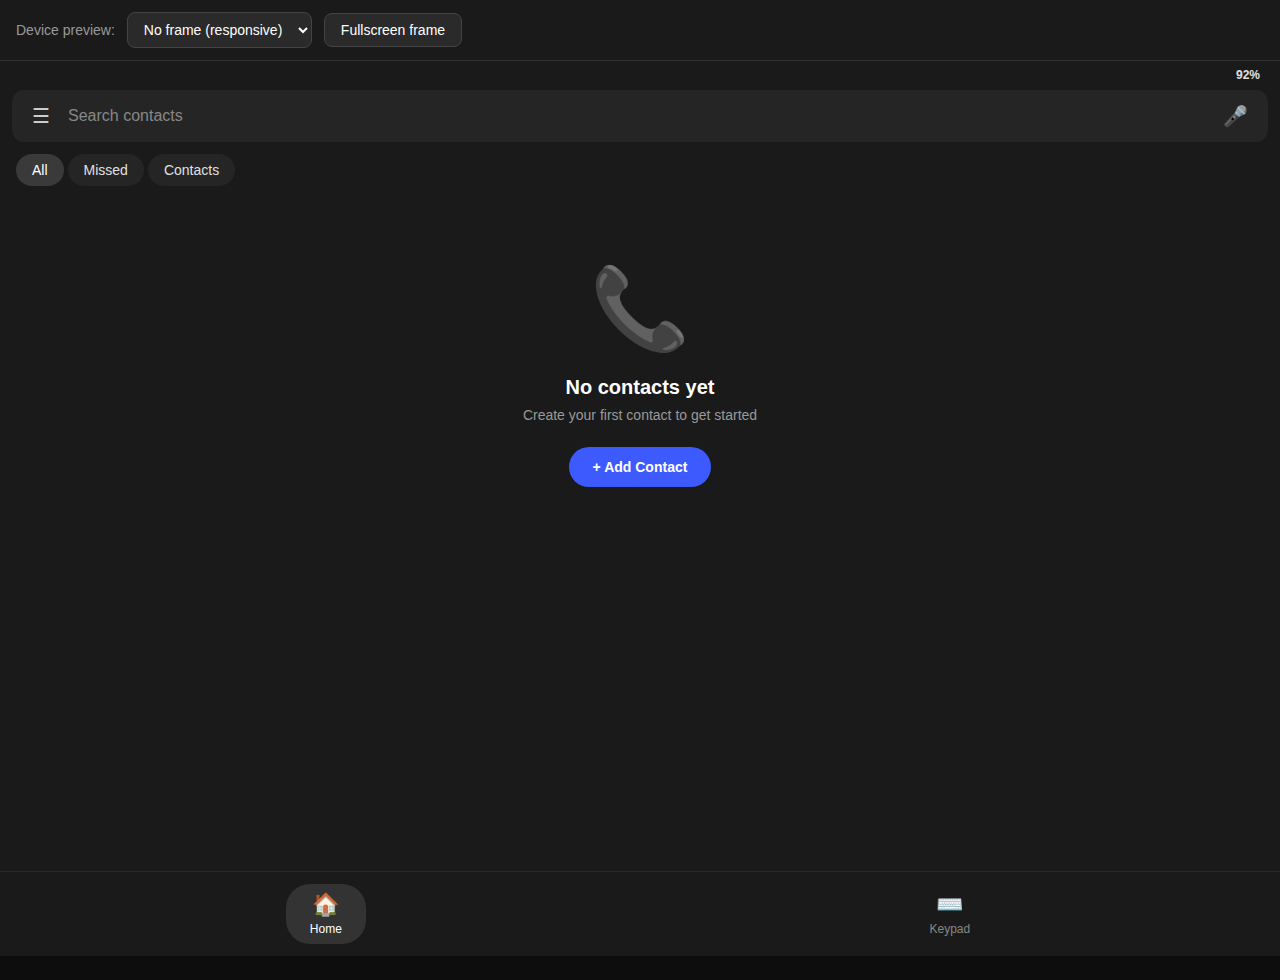
<file: index.html>
<!DOCTYPE html>
<html lang="en">
<head>
  <meta charset="UTF-8">
  <meta name="viewport" content="width=device-width, initial-scale=1.0, maximum-scale=1.0, user-scalable=no">
  <meta name="theme-color" content="#1a1a1a">
  <meta name="apple-mobile-web-app-capable" content="yes">
  <meta name="apple-mobile-web-app-status-bar-style" content="black-translucent">
  <title>Contacts & Calls</title>
  <link rel="stylesheet" href="styles.css">
  <link rel="manifest" href="manifest.json">
</head>
<body>
  <!-- Device frame & viewport selector (desktop) -->
  <div id="device-toolbar" class="device-toolbar">
    <label>Device preview:</label>
    <select id="device-select">
      <option value="none">No frame (responsive)</option>
      <option value="iphone14">iPhone 14</option>
      <option value="iphone14pro">iPhone 14 Pro</option>
      <option value="iphoneSE">iPhone SE</option>
      <option value="pixel7">Pixel 7</option>
      <option value="samsungS23">Samsung S23</option>
      <option value="oppo">Oppo / OnePlus</option>
      <option value="small">Small (320px)</option>
      <option value="medium">Medium (375px)</option>
      <option value="large">Large (414px)</option>
    </select>
    <button id="fullscreen-btn" type="button">Fullscreen frame</button>
  </div>

  <div id="device-frame" class="device-frame" data-device="none">
    <div class="device-screen">
      <!-- Status bar -->
      <header class="status-bar">
        <span class="status-battery">92%</span>
      </header>

      <!-- Search bar -->
      <div class="search-bar">
        <button type="button" class="icon-btn menu-btn" aria-label="Menu">☰</button>
        <input type="search" placeholder="Search contacts" class="search-input" aria-label="Search contacts">
        <button type="button" class="icon-btn voice-demo-btn" aria-label="Voice demo">🎤</button>
      </div>

      <!-- Sidebar menu (hidden by default) -->
      <div id="sidebar-menu" class="sidebar-menu hidden">
        <div class="sidebar-header">
          <h2>Menu</h2>
          <button type="button" class="close-sidebar-btn" aria-label="Close menu">✕</button>
        </div>
        <nav class="sidebar-nav">
          <button type="button" class="sidebar-item" data-menu="calls-history">
            <span class="menu-icon">📞</span>
            <span>Call History</span>
          </button>
          <button type="button" class="sidebar-item" data-menu="contacts">
            <span class="menu-icon">👥</span>
            <span>Contacts</span>
          </button>
          <button type="button" class="sidebar-item" data-menu="settings">
            <span class="menu-icon">⚙️</span>
            <span>Settings</span>
          </button>
          <button type="button" class="sidebar-item" data-menu="help">
            <span class="menu-icon">❓</span>
            <span>Help & How to Use</span>
          </button>
          <button type="button" class="sidebar-item" data-menu="feedback">
            <span class="menu-icon">💬</span>
            <span>Feedback</span>
          </button>
        </nav>
      </div>

      <!-- Sidebar overlay -->
      <div id="sidebar-overlay" class="sidebar-overlay hidden"></div>

      <!-- Tabs -->
      <nav class="tabs">
        <button type="button" class="tab active" data-tab="all">All</button>
        <button type="button" class="tab" data-tab="missed">Missed</button>
        <button type="button" class="tab" data-tab="contacts">Contacts</button>
      </nav>

      <!-- Main content -->
      <main class="main-content">
        <!-- Empty state -->
        <div id="empty-state" class="empty-state">
          <div class="empty-icon">📞</div>
          <h2>No contacts yet</h2>
          <p>Create your first contact to get started</p>
          <button type="button" class="btn-primary" id="create-contact-btn">+ Add Contact</button>
        </div>

        <!-- Call logs container -->
        <ul class="call-list" id="call-list"></ul>
      </main>

      <!-- Call screen (hidden by default) -->
      <div id="call-screen" class="call-screen hidden">
        <div class="call-screen-content">
          <button type="button" class="close-call-btn" aria-label="Close">✕</button>
          <div class="call-avatar-large"><span id="call-avatar-text">👤</span></div>
          <h1 id="call-name-display">Loading...</h1>
          <div id="call-duration" class="call-duration">00:00</div>
          <div class="call-actions">
            <button type="button" class="call-action-btn mute-btn" title="Mute (say 'mute')" aria-label="Mute">🔊</button>
            <button type="button" class="call-action-btn speaker-btn" title="Speaker (say 'speaker')" aria-label="Speaker">📢</button>
            <button type="button" class="call-action-btn end-btn" title="End (say 'end')" aria-label="End call">📵</button>
          </div>
          <div class="voice-hint">Say "mute", "speaker", "end", "volume up", or "volume down"</div>
        </div>
      </div>

      <!-- Contact modal (hidden by default) -->
      <div id="contact-modal" class="modal hidden">
        <div class="modal-content">
          <div class="modal-header">
            <h2>New Contact</h2>
            <button type="button" class="close-btn" aria-label="Close">✕</button>
          </div>
          <form id="contact-form" class="contact-form">
            <div class="form-group">
              <label>Name *</label>
              <input type="text" id="contact-name" placeholder="Enter name" required>
            </div>
            <div class="form-group">
              <label>Phone *</label>
              <input type="tel" id="contact-phone" placeholder="Enter phone number" required>
            </div>
            <button type="submit" class="btn-primary">Create Contact</button>
          </form>
        </div>
      </div>

      <!-- Voice Demo Modal -->
      <div id="voice-demo-modal" class="modal hidden">
        <div class="modal-content">
          <div class="modal-header">
            <h2>🎤 Voice Control Guide</h2>
            <button type="button" class="close-btn" aria-label="Close">✕</button>
          </div>
          <div class="help-content">
            <h3>How to Use Voice Commands</h3>
            <p>Make sure your browser has microphone permission enabled.</p>
            
            <h4>📞 During an Active Call</h4>
            <ul>
              <li><strong>Say "mute"</strong> → Toggle microphone on/off</li>
              <li><strong>Say "speaker"</strong> → Toggle speaker phone</li>
              <li><strong>Say "end"</strong> or <strong>"hang up"</strong> → End the call</li>
              <li><strong>Say "volume up"</strong> → Increase volume</li>
              <li><strong>Say "volume down"</strong> → Decrease volume</li>
            </ul>

            <h4>📱 For Incoming Calls</h4>
            <ul>
              <li><strong>Say "answer"</strong> or <strong>"accept"</strong> → Accept the call</li>
              <li><strong>Say "reject"</strong> or <strong>"decline"</strong> → Reject the call</li>
            </ul>

            <h4>✅ Tips for Best Results</h4>
            <ul>
              <li>Speak clearly and naturally</li>
              <li>Use one command at a time</li>
              <li>Commands work during calls</li>
              <li>Allow microphone access when browser asks</li>
            </ul>

            <button type="button" class="btn-primary test-voice-btn">🎤 Test Microphone</button>
          </div>
        </div>
      </div>

      <!-- Help & How to Use Modal -->
      <div id="help-modal" class="modal hidden">
        <div class="modal-content">
          <div class="modal-header">
            <h2>❓ Help & How to Use</h2>
            <button type="button" class="close-btn" aria-label="Close">✕</button>
          </div>
          <div class="help-content">
            <h3>Getting Started</h3>

            <h4>1️⃣ Create a Contact</h4>
            <p>Tap the <strong>➕</strong> button in the top right to create a new contact. Enter the name and phone number.</p>

            <h4>2️⃣ Make a Call</h4>
            <p>Go to the <strong>Contacts</strong> tab and tap on any contact to start a call. The call screen will show.</p>

            <h4>3️⃣ Control Your Call</h4>
            <p>Use the buttons or voice commands to control your call. The timer shows how long you've been on the call.</p>

            <h4>4️⃣ View Call History</h4>
            <p>Go to the <strong>All</strong> tab to see all your past calls with timestamps and durations.</p>

            <h4>5️⃣ Delete a Contact</h4>
            <p>Swipe left on a contact in the Contacts tab, or tap the delete button if available.</p>

            <h3>Features</h3>
            <ul>
              <li>📞 <strong>Call History</strong> - All calls logged automatically</li>
              <li>🎤 <strong>Voice Control</strong> - Hands-free call management</li>
              <li>👥 <strong>Contact Management</strong> - Create, view, and delete contacts</li>
              <li>🔍 <strong>Search</strong> - Find contacts quickly</li>
              <li>💾 <strong>Local Storage</strong> - Data saved on your device</li>
            </ul>

            <h3>Data Storage</h3>
            <p>All your contacts and call history are stored on your device using browser storage. Your data is private and never sent to any server.</p>

            <button type="button" class="btn-primary" id="close-help-btn">Got It!</button>
          </div>
        </div>
      </div>

      <!-- Settings Modal -->
      <div id="settings-modal" class="modal hidden">
        <div class="modal-content">
          <div class="modal-header">
            <h2>⚙️ Settings</h2>
            <button type="button" class="close-btn" aria-label="Close">✕</button>
          </div>
          <div class="help-content">
            <h3>App Settings</h3>

            <div class="setting-item">
              <label>
                <input type="checkbox" id="voice-enabled" checked>
                <span>Enable Voice Commands</span>
              </label>
            </div>

            <div class="setting-item">
              <label>
                <input type="checkbox" id="notifications-enabled" checked>
                <span>Enable Notifications</span>
              </label>
            </div>

            <h3>Data Management</h3>
            <p>You have <strong id="contact-count">0</strong> contacts and <strong id="call-count">0</strong> call logs.</p>

            <button type="button" class="btn-danger" id="clear-all-btn">🗑️ Clear All Data</button>

            <h3>About</h3>
            <p>Contact Calls App v2.0</p>
            <p>A modern contact and call history application with voice control.</p>

            <button type="button" class="btn-primary" id="close-settings-btn">Done</button>
          </div>
        </div>
      </div>

      <!-- Feedback Modal -->
      <div id="feedback-modal" class="modal hidden">
        <div class="modal-content">
          <div class="modal-header">
            <h2>💬 Send Feedback</h2>
            <button type="button" class="close-btn" aria-label="Close">✕</button>
          </div>
          <form id="feedback-form" class="contact-form">
            <div class="form-group">
              <label>Feedback Type</label>
              <select id="feedback-type" required>
                <option value="">-- Select --</option>
                <option value="bug">Bug Report</option>
                <option value="feature">Feature Request</option>
                <option value="improvement">Improvement</option>
                <option value="other">Other</option>
              </select>
            </div>
            <div class="form-group">
              <label>Message *</label>
              <textarea id="feedback-message" placeholder="Tell us what you think..." required rows="5"></textarea>
            </div>
            <p style="font-size: 12px; color: #888;">Note: Feedback is saved locally and not sent anywhere.</p>
            <button type="submit" class="btn-primary">Submit Feedback</button>
          </form>
        </div>
      </div>

      <!-- Incoming call modal (hidden by default) -->
      <div id="incoming-call-modal" class="modal incoming-call hidden">
        <div class="incoming-call-content">
          <div class="incoming-avatar"><span id="incoming-avatar-text">👤</span></div>
          <h2 id="incoming-name">Incoming Call</h2>
          <div class="incoming-actions">
            <button type="button" class="action-reject" title="Reject (say 'reject')">📵</button>
            <button type="button" class="action-accept" title="Answer (say 'answer')">💚</button>
          </div>
          <div class="voice-hint">Say "answer" or "reject"</div>
        </div>
      </div>

      <!-- Bottom nav -->
      <nav class="bottom-nav">
        <a href="#" class="nav-item active">
          <span class="nav-icon">🏠</span>
          <span class="nav-label">Home</span>
        </a>
        <a href="#keypad" class="nav-item">
          <span class="nav-icon">⌨️</span>
          <span class="nav-label">Keypad</span>
        </a>
      </nav>
    </div>
  </div>

  <script src="https://code.jquery.com/jquery-3.7.1.min.js" integrity="sha256-/JqT3SQfawRcv/BIHPThkBvs0OEvtFFmqPF/lYI/Cxo=" crossorigin="anonymous"></script>
  <script src="app.js"></script>
</body>
</html>
</file>
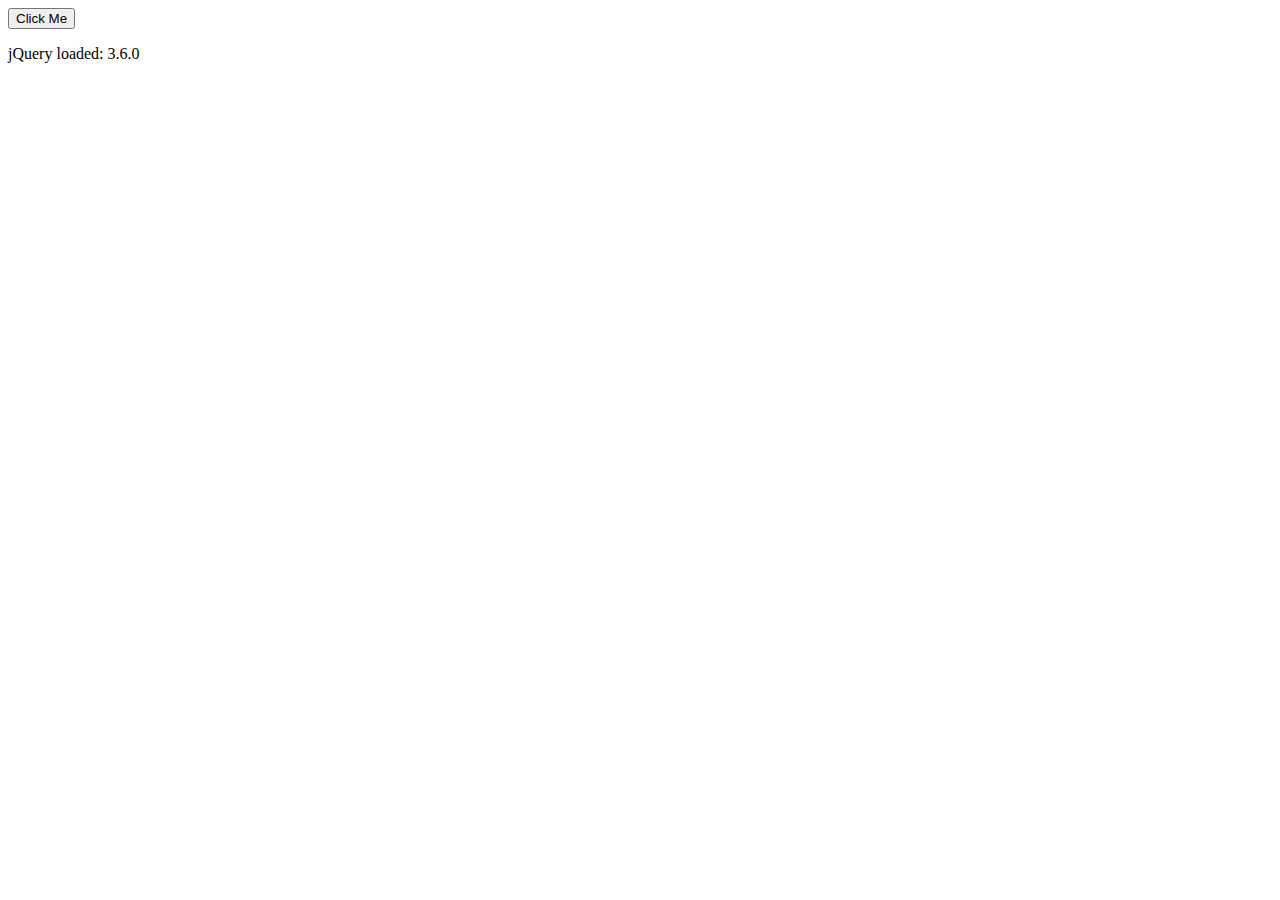
<file: test.html>
<!DOCTYPE html>
<html>
<head>
  <title>jQuery Test</title>
</head>
<body>
  <button id="test-btn">Click Me</button>
  <p id="output">jQuery loaded: </p>

  <script src="https://code.jquery.com/jquery-3.7.1.min.js"></script>
  <script>
    console.log('jQuery version:', jQuery ? jQuery.fn.jquery : 'NOT LOADED');
    document.getElementById('output').textContent = 'jQuery loaded: ' + (typeof jQuery !== 'undefined' ? jQuery.fn.jquery : 'NO');
    
    $(document).ready(function() {
      console.log('Document ready fired');
      $('#test-btn').on('click', function() {
        alert('Button clicked!');
      });
    });
  </script>
</body>
</html>
</file>
<file: styles.css>
/* Reset & base */
*, *::before, *::after { box-sizing: border-box; }
html { -webkit-text-size-adjust: 100%; }
body {
  margin: 0;
  font-family: -apple-system, BlinkMacSystemFont, "Segoe UI", Roboto, "Helvetica Neue", Arial, sans-serif;
  background: #0d0d0d;
  color: #e0e0e0;
  min-height: 100vh;
  padding: 0;
}

/* Device toolbar (desktop) */
.device-toolbar {
  position: fixed;
  top: 0;
  left: 0;
  right: 0;
  z-index: 1000;
  display: flex;
  align-items: center;
  gap: 12px;
  padding: 12px 16px;
  background: #1a1a1a;
  border-bottom: 1px solid #333;
}
.device-toolbar label { font-size: 14px; color: #999; }
.device-toolbar select {
  padding: 8px 12px;
  border-radius: 8px;
  border: 1px solid #444;
  background: #2a2a2a;
  color: #fff;
  font-size: 14px;
  min-width: 180px;
}
.device-toolbar button {
  padding: 8px 16px;
  border-radius: 8px;
  border: 1px solid #444;
  background: #2a2a2a;
  color: #fff;
  font-size: 14px;
  cursor: pointer;
}
.device-toolbar button:hover { background: #333; }

/* Device frame wrapper */
.device-frame {
  margin: 0 auto;
  padding-top: 56px; /* space for toolbar */
  min-height: 100vh;
  display: flex;
  justify-content: center;
  align-items: flex-start;
  padding-bottom: 24px;
}
.device-frame[data-device="none"] .device-screen {
  max-width: 100%;
  min-height: 100vh;
  border-radius: 0;
  box-shadow: none;
}

/* Device screen (inner content) */
.device-screen {
  width: 100%;
  max-width: 430px;
  min-height: 700px;
  background: #1a1a1a;
  position: relative;
  overflow: hidden;
  display: flex;
  flex-direction: column;
}

/* Device frames with bezel */
.device-frame[data-device="iphone14"] .device-screen,
.device-frame[data-device="iphone14pro"] .device-screen,
.device-frame[data-device="iphoneSE"] .device-screen,
.device-frame[data-device="pixel7"] .device-screen,
.device-frame[data-device="samsungS23"] .device-screen,
.device-frame[data-device="oppo"] .device-screen,
.device-frame[data-device="small"] .device-screen,
.device-frame[data-device="medium"] .device-screen,
.device-frame[data-device="large"] .device-screen {
  border-radius: 40px;
  box-shadow: 0 0 0 3px #333, 0 0 0 12px #1a1a1a, 0 24px 48px rgba(0,0,0,0.5);
}

.device-frame[data-device="iphone14"] .device-screen { width: 390px; max-width: 390px; }
.device-frame[data-device="iphone14pro"] .device-screen { width: 393px; max-width: 393px; }
.device-frame[data-device="iphoneSE"] .device-screen { width: 375px; max-width: 375px; }
.device-frame[data-device="pixel7"] .device-screen { width: 412px; max-width: 412px; border-radius: 32px; }
.device-frame[data-device="samsungS23"] .device-screen { width: 360px; max-width: 360px; border-radius: 36px; }
.device-frame[data-device="oppo"] .device-screen { width: 394px; max-width: 394px; border-radius: 36px; }
.device-frame[data-device="small"] .device-screen { width: 320px; max-width: 320px; min-height: 568px; border-radius: 24px; }
.device-frame[data-device="medium"] .device-screen { width: 375px; max-width: 375px; }
.device-frame[data-device="large"] .device-screen { width: 414px; max-width: 414px; }

/* Fullscreen frame mode */
.device-frame.fullscreen {
  position: fixed;
  inset: 0;
  z-index: 999;
  padding-top: 0;
  background: #000;
  align-items: center;
  justify-content: center;
}
.device-frame.fullscreen .device-screen {
  border-radius: 40px;
  max-height: 95vh;
  overflow: hidden;
}

/* Hide toolbar when fullscreen or on small viewport */
@media (max-width: 600px) {
  .device-toolbar {
    flex-wrap: wrap;
    gap: 8px;
  }
  .device-toolbar select { min-width: 140px; }
}

/* Status bar */
.status-bar {
  display: flex;
  justify-content: flex-end;
  align-items: center;
  padding: 12px 20px 8px;
  font-size: 15px;
  font-weight: 600;
  flex-shrink: 0;
}
.status-right {
  display: none;
}
.status-network { display: none; }
.status-wifi { display: none; }
.status-cell { display: none; }
.status-battery { font-size: 12px; }

/* Search bar */
.search-bar {
  display: flex;
  align-items: center;
  gap: 12px;
  padding: 12px 16px;
  background: #252525;
  margin: 0 12px;
  border-radius: 12px;
  flex-shrink: 0;
}
.icon-btn {
  background: none;
  border: none;
  color: #ccc;
  font-size: 20px;
  padding: 4px;
  cursor: pointer;
  line-height: 1;
}
.search-input {
  flex: 1;
  border: none;
  background: transparent;
  color: #fff;
  font-size: 16px;
  outline: none;
}
.search-input::placeholder { color: #888; }

/* Tabs */
.tabs {
  display: flex;
  gap: 4px;
  padding: 12px 16px 8px;
  overflow-x: auto;
  flex-shrink: 0;
  -webkit-overflow-scrolling: touch;
}
.tabs::-webkit-scrollbar { height: 0; }
.tab {
  padding: 8px 16px;
  border: none;
  border-radius: 20px;
  background: #252525;
  color: #e0e0e0;
  font-size: 14px;
  white-space: nowrap;
  cursor: pointer;
}
.tab.active {
  background: #3a3a3a;
  color: #fff;
}

/* Main content */
.main-content {
  flex: 1;
  overflow-y: auto;
  padding: 8px 16px 80px;
  -webkit-overflow-scrolling: touch;
  display: flex;
  flex-direction: column;
}

.main-content.hidden {
  display: none;
}

.section-header {
  display: flex;
  justify-content: space-between;
  align-items: center;
  margin-bottom: 12px;
}
.section-title {
  margin: 0;
  font-size: 16px;
  font-weight: 600;
  color: #e0e0e0;
}
.section-title .chevron { font-size: 10px; color: #888; }
.text-btn {
  background: none;
  border: none;
  color: #8ab4f8;
  font-size: 14px;
  cursor: pointer;
}
.period-title {
  margin: 12px 0 8px;
  font-size: 14px;
  font-weight: 600;
  color: #999;
}

/* Call list */
.call-list {
  list-style: none;
  margin: 0;
  padding: 0;
}
.call-card {
  display: flex;
  align-items: flex-start;
  gap: 12px;
  padding: 14px 12px;
  background: #252525;
  border-radius: 12px;
  margin-bottom: 8px;
}
.call-avatar {
  width: 48px;
  height: 48px;
  border-radius: 50%;
  overflow: hidden;
  flex-shrink: 0;
  background: #333;
  display: flex;
  align-items: center;
  justify-content: center;
}
.call-avatar img {
  width: 100%;
  height: 100%;
  object-fit: cover;
}
.avatar-placeholder { font-size: 24px; }
.call-info { flex: 1; min-width: 0; }
.call-name {
  font-size: 16px;
  font-weight: 600;
  color: #fff;
  margin-bottom: 4px;
}
.badge-count { color: #888; font-weight: 400; }
.badge-hd {
  font-size: 10px;
  background: #3d5afe;
  color: #fff;
  padding: 2px 6px;
  border-radius: 4px;
  margin-left: 4px;
}
.call-meta {
  font-size: 13px;
  color: #999;
  margin-bottom: 8px;
}
.action-btn {
  display: inline-flex;
  align-items: center;
  gap: 4px;
  padding: 6px 10px;
  border: none;
  border-radius: 8px;
  background: #333;
  color: #b0b0b0;
  font-size: 12px;
  cursor: pointer;
  margin-right: 8px;
  margin-top: 2px;
}
.action-btn.danger { background: #4a2020; color: #f88; }
.action-btn .action-icon { font-size: 12px; }
.action-row { display: flex; flex-wrap: wrap; gap: 4px; }
.call-btn {
  width: 44px;
  height: 44px;
  border-radius: 50%;
  border: none;
  background: #2a2a2a;
  color: #8ab4f8;
  font-size: 20px;
  cursor: pointer;
  flex-shrink: 0;
  display: flex;
  align-items: center;
  justify-content: center;
}

/* Bottom nav */
.bottom-nav {
  position: absolute;
  bottom: 0;
  left: 0;
  right: 0;
  display: flex;
  justify-content: space-around;
  align-items: center;
  padding: 12px 16px;
  padding-bottom: max(12px, env(safe-area-inset-bottom));
  background: #1a1a1a;
  border-top: 1px solid #2a2a2a;
  flex-shrink: 0;
}
.nav-item {
  display: flex;
  flex-direction: column;
  align-items: center;
  gap: 4px;
  color: #888;
  text-decoration: none;
  font-size: 12px;
  padding: 8px 24px;
  border-radius: 24px;
}
.nav-item.active {
  color: #fff;
  background: #333;
}
.nav-icon { font-size: 22px; }

/* Safe area for notched devices */
@supports (padding: env(safe-area-inset-top)) {
  .status-bar { padding-top: max(12px, env(safe-area-inset-top)); }
  .bottom-nav { padding-bottom: max(12px, env(safe-area-inset-bottom)); }
}

/* When opened as "Add to Home Screen" app, hide device toolbar */
@media (display-mode: standalone) {
  .device-toolbar { display: none !important; }
  .device-frame { padding-top: 0 !important; }
}

/* Empty state */
.empty-state {
  display: flex;
  flex-direction: column;
  align-items: center;
  justify-content: center;
  padding: 60px 20px;
  text-align: center;
}
.empty-icon {
  font-size: 80px;
  margin-bottom: 20px;
}
.empty-state h2 {
  margin: 0 0 8px;
  color: #fff;
  font-size: 20px;
}
.empty-state p {
  margin: 0 0 24px;
  color: #999;
  font-size: 14px;
}

/* Buttons */
.btn-primary {
  padding: 12px 24px;
  border: none;
  border-radius: 24px;
  background: #3d5afe;
  color: #fff;
  font-size: 14px;
  font-weight: 600;
  cursor: pointer;
}
.btn-primary:active {
  background: #2d3fce;
}

/* Modal */
.modal {
  position: fixed;
  inset: 0;
  background: rgba(0, 0, 0, 0.6);
  display: flex;
  align-items: flex-end;
  z-index: 500;
  animation: slideUp 0.3s ease-out;
}
.modal.hidden {
  display: none;
}
@keyframes slideUp {
  from { transform: translateY(100%); }
  to { transform: translateY(0); }
}
.modal-content {
  width: 100%;
  background: #252525;
  border-radius: 20px 20px 0 0;
  padding: 20px;
  max-height: 80vh;
  overflow-y: auto;
}
.modal-header {
  display: flex;
  justify-content: space-between;
  align-items: center;
  margin-bottom: 20px;
}
.modal-header h2 {
  margin: 0;
  color: #fff;
}
.close-btn {
  background: none;
  border: none;
  color: #888;
  font-size: 24px;
  cursor: pointer;
  padding: 0;
}
.form-group {
  margin-bottom: 16px;
}
.form-group label {
  display: block;
  color: #ccc;
  font-size: 14px;
  margin-bottom: 8px;
}
.form-group input {
  width: 100%;
  padding: 12px;
  border: 1px solid #3a3a3a;
  border-radius: 8px;
  background: #1a1a1a;
  color: #fff;
  font-size: 16px;
}
.form-group input::placeholder {
  color: #666;
}

/* Contact list item */
.contact-card {
  display: flex;
  align-items: center;
  gap: 12px;
  padding: 12px;
  background: #252525;
  border-radius: 12px;
  margin-bottom: 8px;
  cursor: pointer;
}
.contact-card:active {
  background: #2a2a2a;
}
.contact-avatar {
  width: 48px;
  height: 48px;
  border-radius: 50%;
  overflow: hidden;
  flex-shrink: 0;
  background: #3d5afe;
  display: flex;
  align-items: center;
  justify-content: center;
  color: #fff;
  font-size: 20px;
}
.contact-info {
  flex: 1;
  min-width: 0;
}
.contact-name {
  font-size: 16px;
  font-weight: 600;
  color: #fff;
  margin-bottom: 2px;
}
.contact-phone {
  font-size: 13px;
  color: #999;
}
.contact-actions {
  display: flex;
  gap: 8px;
}
.contact-actions button {
  padding: 6px 12px;
  border: none;
  border-radius: 8px;
  background: #3a3a3a;
  color: #ccc;
  font-size: 12px;
  cursor: pointer;
}
.contact-actions button:active {
  background: #4a4a4a;
}
.delete-btn {
  background: #4a2020 !important;
  color: #f88 !important;
}

/* Incoming call modal */
.incoming-call {
  background: rgba(0, 0, 0, 0.9);
}
.incoming-call-content {
  width: 100%;
  height: 100%;
  display: flex;
  flex-direction: column;
  align-items: center;
  justify-content: center;
  text-align: center;
  padding: 40px 20px;
}
.incoming-avatar {
  width: 120px;
  height: 120px;
  border-radius: 50%;
  overflow: hidden;
  margin-bottom: 30px;
  background: #3d5afe;
  display: flex;
  align-items: center;
  justify-content: center;
  font-size: 60px;
  color: #fff;
}
.incoming-call-content h2 {
  margin: 0 0 40px;
  color: #fff;
  font-size: 28px;
}
.incoming-actions {
  display: flex;
  gap: 40px;
  justify-content: center;
}
.action-reject,
.action-accept {
  width: 80px;
  height: 80px;
  border-radius: 50%;
  border: none;
  font-size: 40px;
  cursor: pointer;
}
.action-reject {
  background: #4a2020;
}
.action-accept {
  background: #2a4a2a;
}
.voice-hint {
  color: #888;
  font-size: 12px;
  margin-top: 30px;
}

/* Call screen */
.call-screen {
  position: fixed;
  inset: 0;
  background: linear-gradient(135deg, #1a1a1a 0%, #2a2a3a 100%);
  display: flex;
  align-items: center;
  justify-content: center;
  z-index: 600;
}
.call-screen.hidden {
  display: none;
}
.call-screen-content {
  width: 100%;
  height: 100%;
  display: flex;
  flex-direction: column;
  align-items: center;
  justify-content: center;
  padding: 40px 20px;
  text-align: center;
  position: relative;
}
.close-call-btn {
  position: absolute;
  top: 20px;
  right: 20px;
  width: 44px;
  height: 44px;
  border-radius: 50%;
  border: none;
  background: rgba(255, 255, 255, 0.1);
  color: #fff;
  font-size: 24px;
  cursor: pointer;
}
.call-avatar-large {
  width: 140px;
  height: 140px;
  border-radius: 50%;
  overflow: hidden;
  margin-bottom: 30px;
  background: #3d5afe;
  display: flex;
  align-items: center;
  justify-content: center;
  font-size: 70px;
  color: #fff;
}
#call-name-display {
  margin: 0 0 20px;
  color: #fff;
  font-size: 28px;
}
.call-duration {
  color: #aaa;
  font-size: 16px;
  margin-bottom: 40px;
}
.call-actions {
  display: flex;
  gap: 20px;
  justify-content: center;
  margin-bottom: 40px;
}
.call-action-btn {
  width: 70px;
  height: 70px;
  border-radius: 50%;
  border: none;
  font-size: 28px;
  cursor: pointer;
  background: #3a3a3a;
}
.call-action-btn:active {
  background: #4a4a4a;
}
.call-action-btn.end-btn {
  background: #4a2020;
}
.call-action-btn.speaker-btn {
  background: #2a3a2a;
}

/* Updated .add-contact-btn */
.add-contact-btn {
  color: #3d5afe !important;
}

/* Sidebar Menu */
.sidebar-menu {
  position: fixed;
  top: 0;
  left: 0;
  width: 280px;
  height: 100%;
  background: #1a1a1a;
  z-index: 700;
  overflow-y: auto;
  transform: translateX(-100%);
  transition: transform 0.3s ease;
  display: flex;
  flex-direction: column;
}

.sidebar-menu.hidden {
  transform: translateX(-100%);
}

.sidebar-menu.visible {
  transform: translateX(0);
}

.sidebar-header {
  display: flex;
  justify-content: space-between;
  align-items: center;
  padding: 20px;
  border-bottom: 1px solid #2a2a2a;
}

.sidebar-header h2 {
  margin: 0;
  color: #fff;
  font-size: 20px;
}

.close-sidebar-btn {
  background: none;
  border: none;
  color: #888;
  font-size: 24px;
  cursor: pointer;
}

.sidebar-nav {
  display: flex;
  flex-direction: column;
  padding: 0;
}

.sidebar-item {
  display: flex;
  align-items: center;
  gap: 12px;
  padding: 16px 20px;
  border: none;
  background: none;
  color: #ccc;
  font-size: 16px;
  cursor: pointer;
  border-bottom: 1px solid #2a2a2a;
  transition: background 0.2s;
}

.sidebar-item:active {
  background: #2a2a2a;
}

.menu-icon {
  font-size: 20px;
}

.sidebar-overlay {
  position: fixed;
  top: 0;
  left: 0;
  right: 0;
  bottom: 0;
  background: rgba(0, 0, 0, 0.5);
  z-index: 650;
  opacity: 0;
  pointer-events: none;
  transition: opacity 0.3s;
}

.sidebar-overlay.visible {
  opacity: 1;
  pointer-events: all;
}

/* Help Content */
.help-content {
  padding: 0;
}

.help-content h3 {
  margin: 20px 0 12px;
  color: #fff;
  font-size: 16px;
}

.help-content h4 {
  margin: 16px 0 8px;
  color: #aaa;
  font-size: 14px;
}

.help-content p {
  margin: 0 0 12px;
  color: #999;
  font-size: 14px;
  line-height: 1.5;
}

.help-content ul {
  margin: 0 0 12px;
  padding-left: 20px;
  color: #999;
  font-size: 14px;
  line-height: 1.8;
}

.help-content li {
  margin-bottom: 6px;
}

.help-content select,
.help-content textarea {
  width: 100%;
  padding: 10px;
  border: 1px solid #3a3a3a;
  border-radius: 8px;
  background: #1a1a1a;
  color: #fff;
  font-size: 14px;
  font-family: inherit;
}

.help-content textarea {
  resize: vertical;
  min-height: 100px;
}

.setting-item {
  display: flex;
  align-items: center;
  gap: 12px;
  padding: 12px 0;
  border-bottom: 1px solid #2a2a2a;
}

.setting-item input[type="checkbox"] {
  width: 18px;
  height: 18px;
  cursor: pointer;
}

.setting-item label {
  display: flex;
  align-items: center;
  gap: 12px;
  cursor: pointer;
  color: #ccc;
  font-size: 14px;
}

.test-voice-btn {
  width: 100%;
  margin-top: 20px;
}

.btn-danger {
  width: 100%;
  padding: 12px 24px;
  border: none;
  border-radius: 24px;
  background: #4a2020;
  color: #f88;
  font-size: 14px;
  font-weight: 600;
  cursor: pointer;
  margin-top: 16px;
}

.btn-danger:active {
  background: #5a3030;
}

/* Voice Demo Button */
.voice-demo-btn {
  color: #3d5afe !important;
}

/* Delete Button in Contact Card */
.delete-contact-btn {
  background: #4a2020 !important;
  color: #f88 !important;
  padding: 4px 8px !important;
  font-size: 11px !important;
  margin-left: 4px;
}

/* Keypad Screen */
.keypad-screen {
  display: flex;
  align-items: center;
  justify-content: center;
  height: 100%;
  padding: 20px;
  background: #1a1a1a;
}

.keypad-screen.hidden {
  display: none;
}

.keypad-container {
  width: 100%;
  max-width: 320px;
  background: #252525;
  border-radius: 12px;
  padding: 20px;
  box-shadow: 0 8px 24px rgba(0, 0, 0, 0.5);
}

.keypad-display {
  display: flex;
  gap: 8px;
  margin-bottom: 20px;
  align-items: center;
}

#keypad-input {
  flex: 1;
  padding: 16px;
  font-size: 24px;
  border: 1px solid #444;
  border-radius: 8px;
  background: #1a1a1a;
  color: #fff;
  text-align: right;
  font-weight: bold;
  font-family: 'Courier New', monospace;
}

#keypad-input::placeholder {
  color: #666;
}

.keypad-clear-btn {
  padding: 12px 16px;
  font-size: 14px;
  background: #d32f2f;
  color: #fff;
  border: none;
  border-radius: 6px;
  cursor: pointer;
  font-weight: bold;
  transition: background 0.2s;
}

.keypad-clear-btn:hover {
  background: #f57c00;
}

.keypad-grid {
  display: grid;
  grid-template-columns: repeat(3, 1fr);
  gap: 8px;
  margin-bottom: 20px;
}

.keypad-btn {
  padding: 20px;
  font-size: 24px;
  font-weight: bold;
  background: #333;
  color: #fff;
  border: 1px solid #444;
  border-radius: 8px;
  cursor: pointer;
  transition: all 0.2s;
  position: relative;
  display: flex;
  flex-direction: column;
  align-items: center;
  justify-content: center;
  min-height: 60px;
}

.keypad-btn:hover {
  background: #3d5afe;
  border-color: #3d5afe;
}

.keypad-btn:active {
  background: #1e3f8a;
  transform: scale(0.95);
}

.keypad-btn span {
  font-size: 10px;
  color: #aaa;
  font-weight: normal;
  margin-top: 2px;
}

.keypad-actions {
  display: flex;
  gap: 8px;
}

.keypad-call-btn,
.keypad-close-btn {
  flex: 1;
  padding: 14px;
  font-size: 16px;
  font-weight: bold;
  border: none;
  border-radius: 8px;
  cursor: pointer;
  transition: all 0.2s;
}

.keypad-call-btn {
  background: #4caf50;
  color: #fff;
}

.keypad-call-btn:hover {
  background: #66bb6a;
}

.keypad-call-btn:active {
  background: #2e7d32;
  transform: scale(0.98);
}

.keypad-close-btn {
  background: #555;
  color: #fff;
}

.keypad-close-btn:hover {
  background: #777;
}

.keypad-close-btn:active {
  background: #333;
}
</file>
